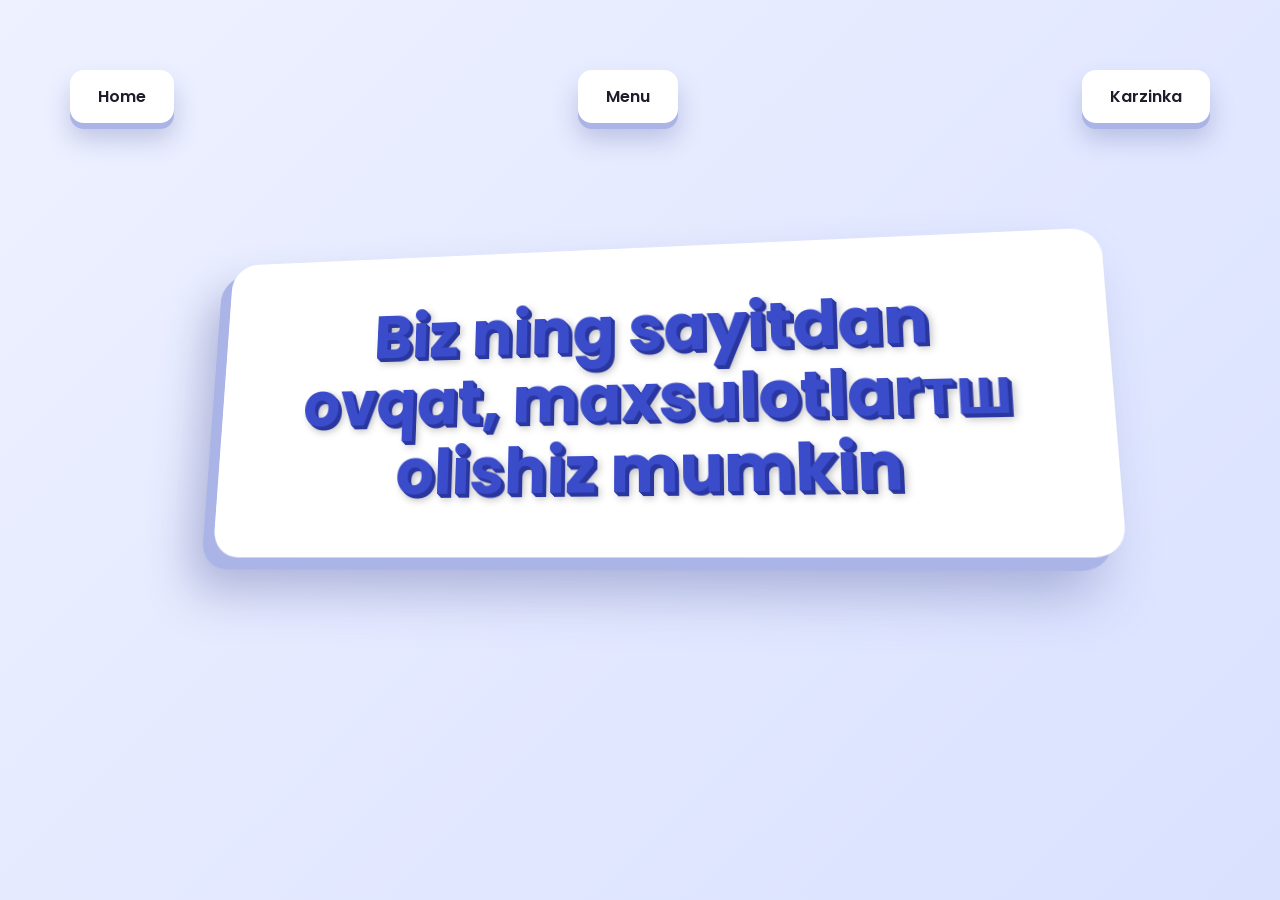
<file: index.html>
<!DOCTYPE html>
<html lang="en">
<head>
    <meta charset="UTF-8">
    <link href="https://fonts.googleapis.com/css2?family=Poppins:wght@400;600;700&display=swap" rel="stylesheet">
    <meta name="viewport" content="width=device-width, initial-scale=1.0">
    <title>Document</title>
    <link rel="stylesheet" href="./css/style.css">
</head>
<body>
    <div class="cantenir">
        <header class="header">
            <nav class="header-nav">
                <ul class="nav-list">
                    <li class="lust">
                        <a class="list-link" href="./index.html">Home</a>
                        <a class="list-link" href="./menu.html">Menu</a>
                        <a class="list-link" href="./karzinka.html">Karzinka</a>
                    </li>
                </ul>
            </nav>
        </header>
        <div class="kirish">
            <h1 class="kirish-title">Biz ning sayitdan ovqat, maxsulotlarтш olishiz mumkin</h1>
        </div>
    </div>
</body>
</html>
</file>
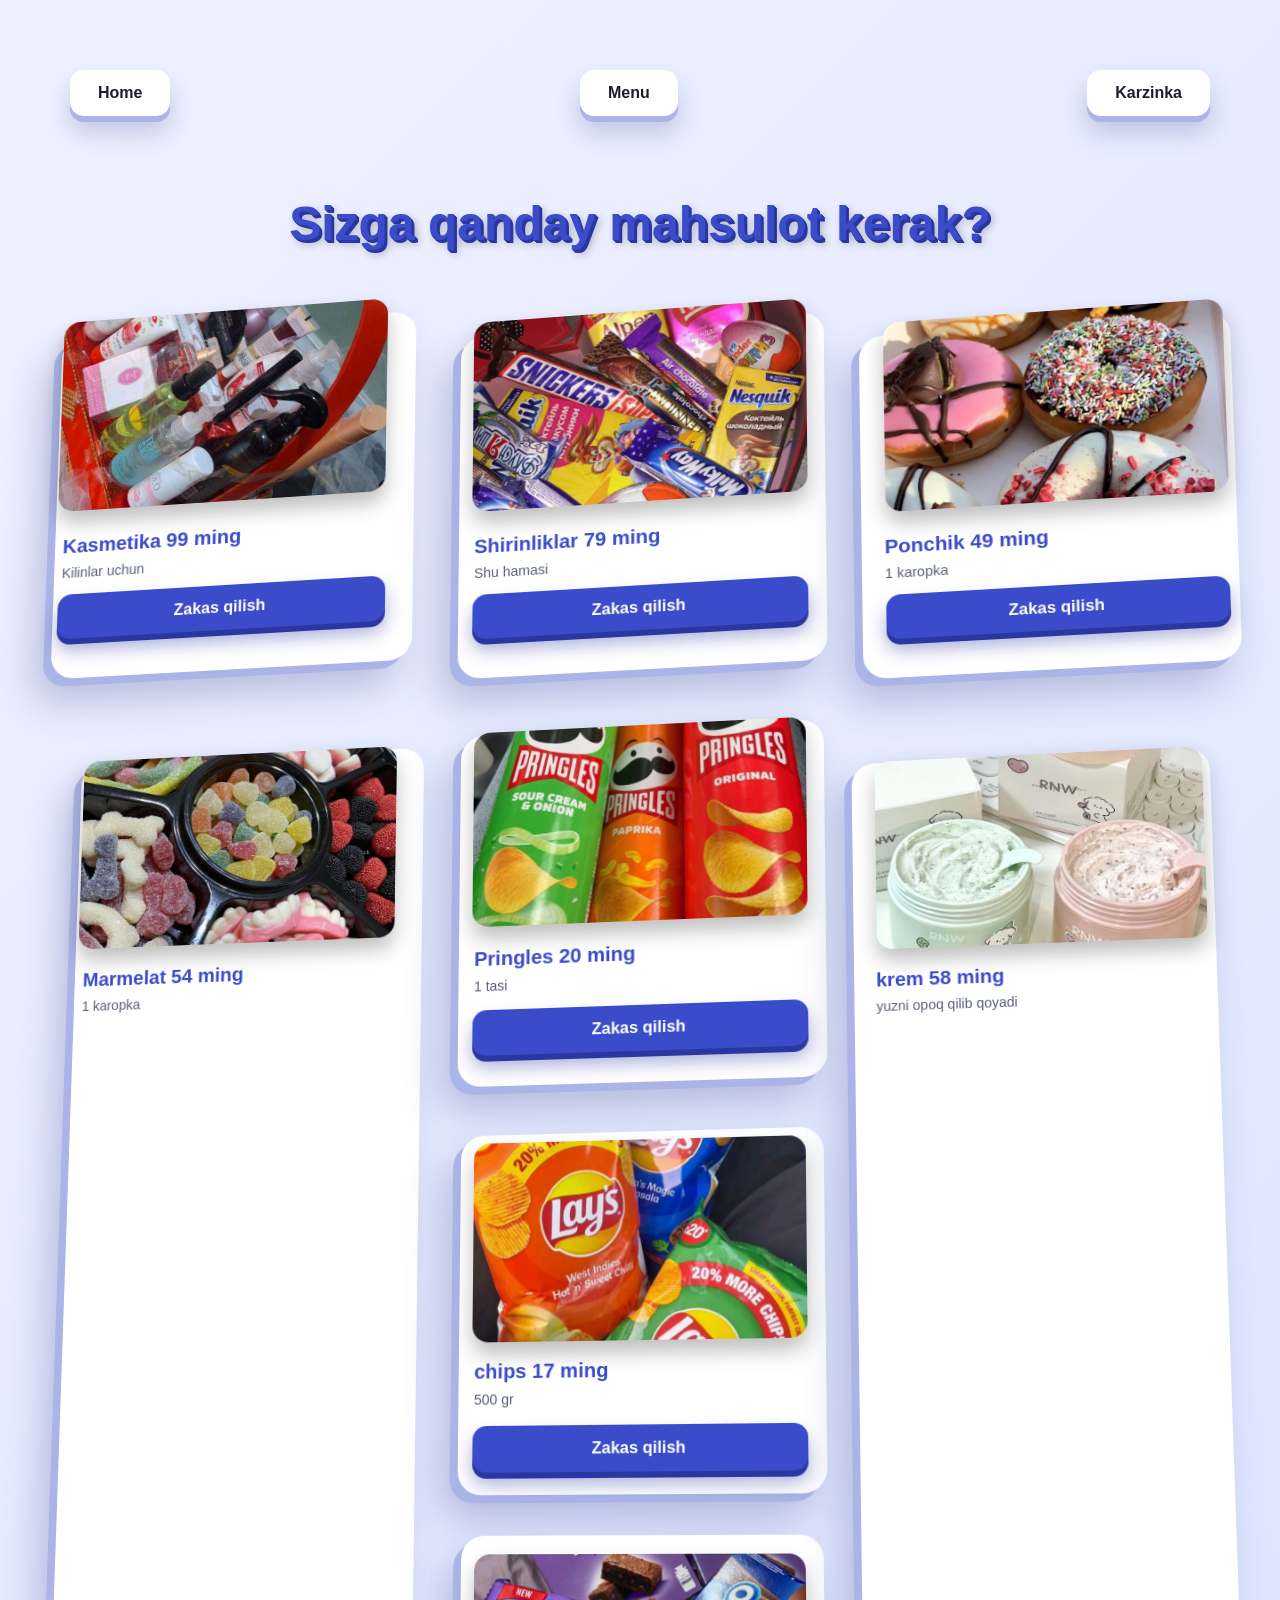
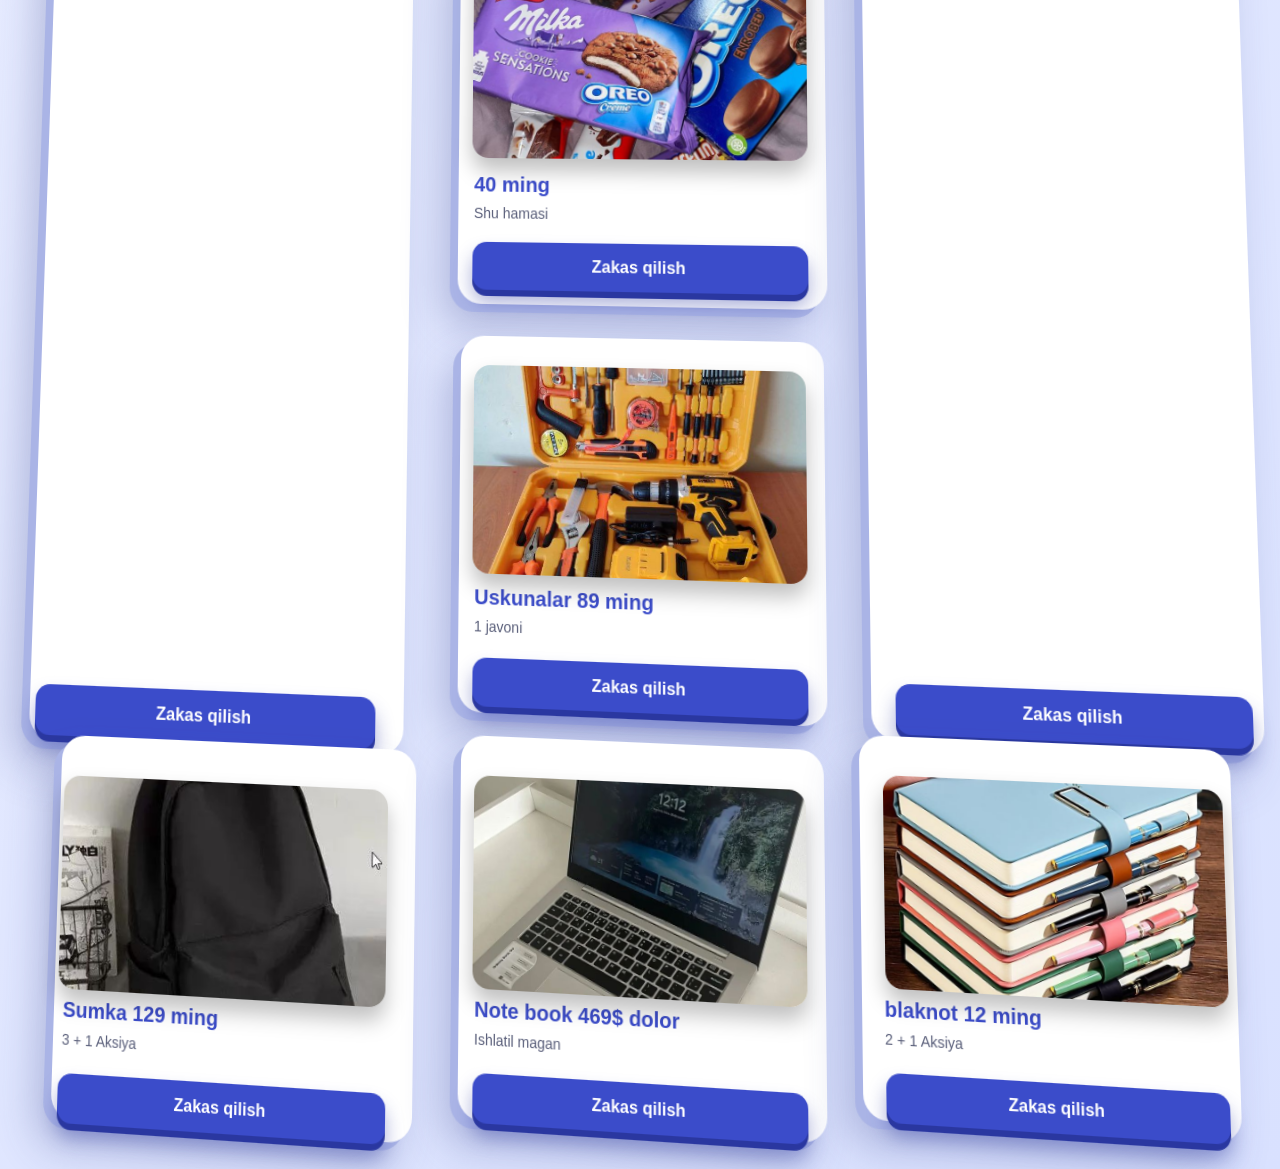
<file: karzinka.html>
<!DOCTYPE html>
<html lang="en">
<head>
    <meta charset="UTF-8">
    <meta name="viewport" content="width=device-width, initial-scale=1.0">
    <title>Document</title>
    <link rel="stylesheet" href="./css/menu.css">
</head>
<body>
     <div class="cantenir">
        <header class="header">
            <nav class="header-nav">
                <ul class="nav-list">
                    <li class="lust">
                       <a class="list-link" href="./index.html">Home</a>
                        <a class="list-link" href="./menu.html">Menu</a>
                        <a class="list-link" href="./karzinka.html">Karzinka</a>
                    </li>
                </ul>
            </nav>
        </header>

          <div class="markaz"> <h1 class="title">Sizga qanday mahsulot kerak?</h1></div>
          <div class="menu">
            <div class="menu-burger">
                <img class="burger-img" src="./images.css/kasmetika.jpg" alt="food">
                <div class="burger-food">
                    <h3 class="food-title">Kasmetika 99 ming</h3>
                    <p class="food-subtitle">Kilinlar uchun</p>
                </div>
                <button class="burger-btn">Zakas qilish</button>
            </div>

          
            <div class="menu-burger">
                <img class="burger-img" src="./images.css/𝒎𝒂𝒚𝒔𝒐𝒖𝒍𝒍𝒍.jpg" alt="food">
                <div class="burger-food">
                    <h3 class="food-title">Shirinliklar 79 ming</h3>
                    <p class="food-subtitle">Shu hamasi</p>
                </div>
                <button class="burger-btn">Zakas qilish</button>
            </div>

          
            <div class="menu-burger">
                <img class="burger-img" src="./images.css/ponchik.jpg" alt="food">
                <div class="burger-food">
                    <h3 class="food-title">Ponchik 49 ming</h3>
                    <p class="food-subtitle">1 karopka</p>
                </div>
                <button class="burger-btn">Zakas qilish</button>
            </div>

            <div class="menu-burger">
                <img class="burger-img" src="./images.css/marmelat.jpg" alt="food">
                <div class="burger-food">
                    <h3 class="food-title">Marmelat 54 ming</h3>
                    <p class="food-subtitle">1 karopka</p>
                </div>
                <button class="burger-btn">Zakas qilish</button>
            </div>

            <div class="menu">
            <div class="menu-burger">
                <img class="burger-img" src="./images.css/Чипсы.jpg" alt="food">
                <div class="burger-food">
                    <h3 class="food-title">Pringles 20 ming</h3>
                    <p class="food-subtitle">1 tasi</p>
                </div>
                <button class="burger-btn">Zakas qilish</button>
            </div>

       
            <div class="menu-burger">
                <img class="burger-img" src="./images.css/snack.jpg" alt="food">
                <div class="burger-food">
                    <h3 class="food-title">chips 17 ming</h3>
                    <p class="food-subtitle">500 gr</p>
                </div>
                <button class="burger-btn">Zakas qilish</button>
            </div>

          
            <div class="menu-burger">
                <img class="burger-img" src="./images.css/milka.jpg" alt="food">
                <div class="burger-food">
                    <h3 class="food-title"> 40 ming</h3>
                    <p class="food-subtitle">Shu hamasi</p>
                </div>
                <button class="burger-btn">Zakas qilish</button>
            </div>

    
            <div class="menu-burger">
                <img class="burger-img" src="./images.css/dr.jpg" alt="food">
                <div class="burger-food">
                    <h3 class="food-title">Uskunalar 89 ming</h3>
                    <p class="food-subtitle">1 javoni</p>
                </div>
                <button class="burger-btn">Zakas qilish</button>
            </div>
          </div>

      
            <div class="menu-burger">
                <img class="burger-img" src="./images.css/krem.jpg" alt="food">
                <div class="burger-food">
                    <h3 class="food-title">krem 58 ming</h3>
                    <p class="food-subtitle">yuzni opoq qilib qoyadi</p>
                </div>
                <button class="burger-btn">Zakas qilish</button>
            </div>

          
            <div class="menu-burger">
                <img class="burger-img" src="./images.css/sumka.jpg" alt="food">
                <div class="burger-food">
                    <h3 class="food-title">Sumka 129 ming</h3>
                    <p class="food-subtitle">3 + 1 Aksiya</p>
                </div>
                <button class="burger-btn">Zakas qilish</button>
            </div>

          
            <div class="menu-burger">
                <img class="burger-img" src="./images.css/note book.jpg" alt="food">
                <div class="burger-food">
                    <h3 class="food-title">Note book 469$ dolor</h3>
                    <p class="food-subtitle">Ishlatil magan</p>
                </div>
                <button class="burger-btn">Zakas qilish</button>
            </div>

          
            <div class="menu-burger">
                <img class="burger-img" src="./images.css/blaknot.jpg" alt="food">
                <div class="burger-food">
                    <h3 class="food-title">blaknot 12 ming</h3>
                    <p class="food-subtitle">2 + 1 Aksiya</p>
                </div>
                <button class="burger-btn">Zakas qilish</button>
            </div>
         </div>
        
</body>
</html>
</file>
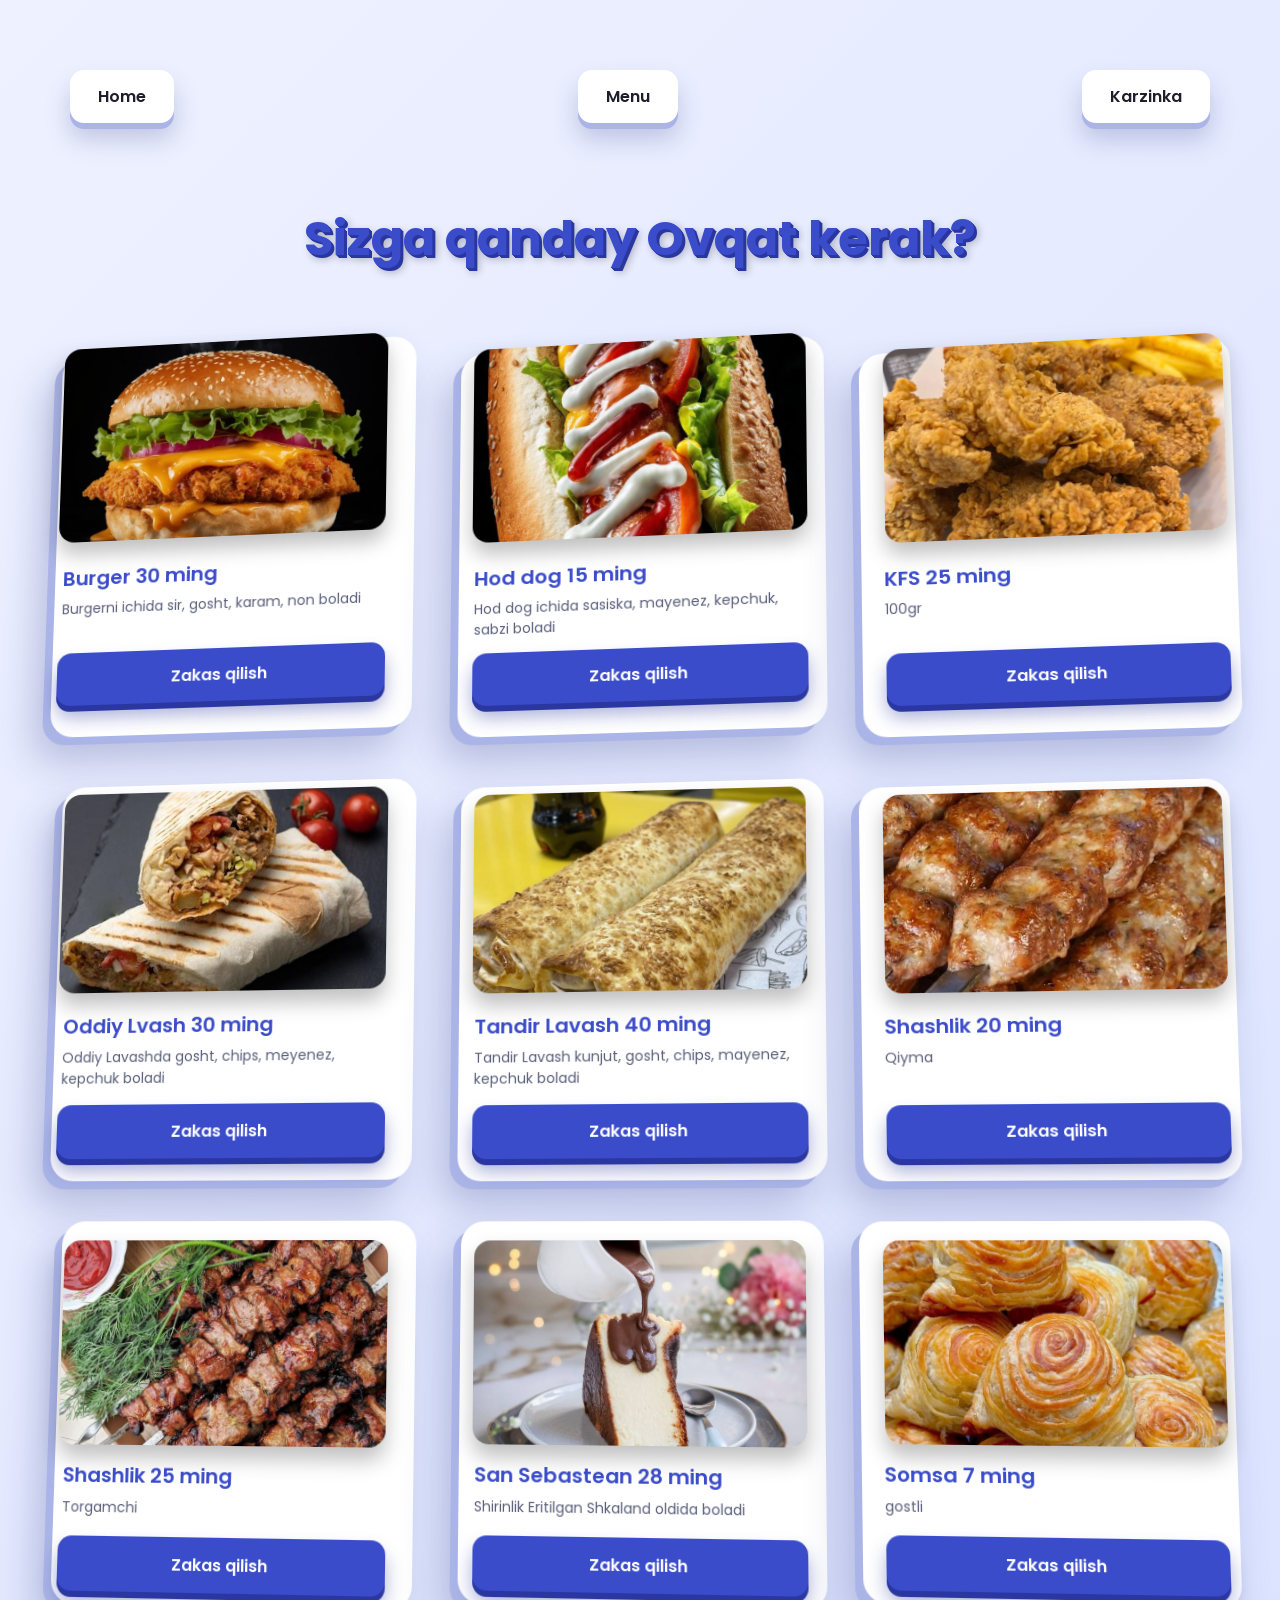
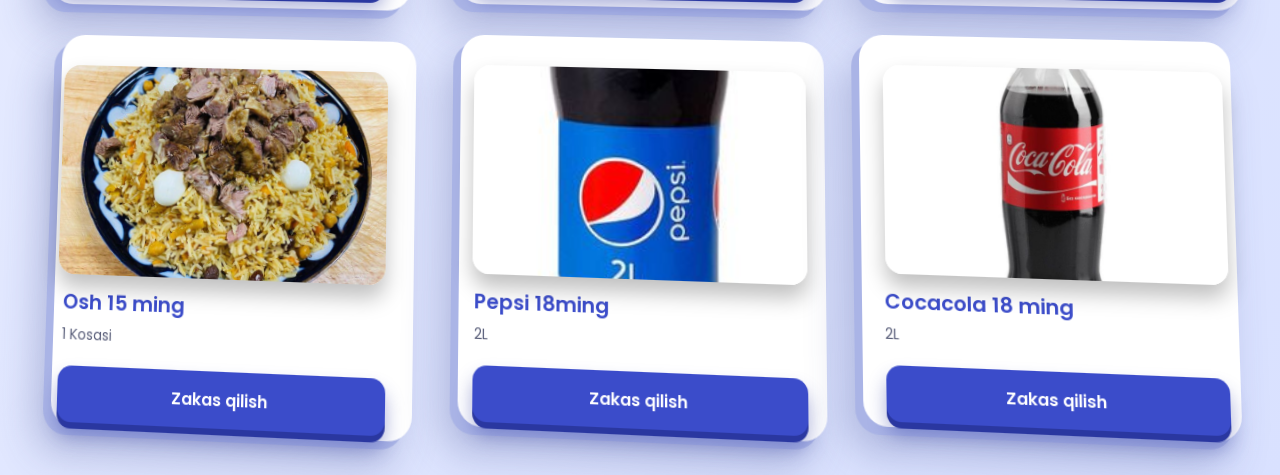
<file: menu.html>
<!DOCTYPE html>
<html lang="en">

<head>
    <meta charset="UTF-8">
    <link href="https://fonts.googleapis.com/css2?family=Poppins:wght@400;600;700&display=swap" rel="stylesheet">
    <meta name="viewport" content="width=device-width, initial-scale=1.0">
    <title>food</title>
    <link rel="stylesheet" href="./css/menu.css">
</head>

<body>
    <div class="cantenir">
        <header class="header">
            <nav class="header-nav">
                <ul class="nav-list">
                    <li class="lust">
                        <a class="list-link" href="./index.html">Home</a>
                        <a class="list-link" href="./menu.html">Menu</a>
                        <a class="list-link" href="./karzinka.html">Karzinka</a>
                    </li>
                </ul>
            </nav>
        </header>
       <div class="markaz"> <h1 class="title">Sizga qanday Ovqat kerak?</h1></div>
        <div class="menu">
            <div class="menu-burger">
                <img class="burger-img" src="images.css/burger.jpg" alt="food">
                <div class="burger-food">
                    <h3 class="food-title">Burger 30 ming</h3>
                    <p class="food-subtitle">Burgerni ichida sir, gosht, karam, non boladi</p>
                </div>
                <button class="burger-btn">Zakas qilish</button>
            </div>


            <div class="menu-burger">
                <img class="burger-img" src="./images.css/hod dog.jpg" alt="food">
                <div class="burger-food">
                    <h3 class="food-title">Hod dog 15 ming</h3>
                    <p class="food-subtitle">Hod dog ichida sasiska, mayenez, kepchuk, sabzi boladi</p>
                </div>
                <button class="burger-btn">Zakas qilish</button>
            </div>


            <div class="menu-burger">
                <img class="burger-img" src="./images.css/kfs.jpg" alt="food">
                <div class="burger-food">
                    <h3 class="food-title">KFS 25 ming</h3>
                    <p class="food-subtitle">100gr</p>
                </div>
                <button class="burger-btn">Zakas qilish</button>
            </div>


            <div class="menu-burger">
                <img class="burger-img" src="images.css/lavash.jpg" alt="food">
                <div class="burger-food">
                    <h3 class="food-title">Oddiy Lvash 30 ming</h3>
                    <p class="food-subtitle">Oddiy Lavashda gosht, chips, meyenez, kepchuk boladi</p>
                </div>
                <button class="burger-btn">Zakas qilish</button>
            </div>


            <div class="menu-burger">
                <img class="burger-img" src="images.css/tndlavash.jpg" alt="food">
                <div class="burger-food">
                    <h3 class="food-title">Tandir Lavash 40 ming</h3>
                    <p class="food-subtitle">Tandir Lavash kunjut, gosht, chips, mayenez, kepchuk boladi</p>
                </div>
                <button class="burger-btn">Zakas qilish</button>
            </div>


            <div class="menu-burger">
                <img class="burger-img" src="images.css/qiyma.jpg" alt="food">
                <div class="burger-food">
                    <h3 class="food-title">Shashlik 20 ming</h3>
                    <p class="food-subtitle">Qiyma</p>
                </div>
                <button class="burger-btn">Zakas qilish</button>
            </div>

            <div class="menu-burger">
                <img class="burger-img" src="images.css/torgamchi.jpg" alt="food">
                <div class="burger-food">
                    <h3 class="food-title">Shashlik 25 ming</h3>
                    <p class="food-subtitle">Torgamchi</p>
                </div>
                <button class="burger-btn">Zakas qilish</button>
            </div>


            <div class="menu-burger">
                <img class="burger-img" src="images.css/san sebe.jpg" alt="food">
                <div class="burger-food">
                    <h3 class="food-title">San Sebastean 28 ming</h3>
                    <p class="food-subtitle">Shirinlik Eritilgan Shkaland oldida boladi</p>
                </div>
                <button class="burger-btn">Zakas qilish</button>
            </div>


            <div class="menu-burger">
                <img class="burger-img" src="images.css/Самса.jpg" alt="food">
                <div class="burger-food">
                    <h3 class="food-title">Somsa 7 ming</h3>
                    <p class="food-subtitle">gostli</p>
                </div>
                <button class="burger-btn">Zakas qilish</button>
            </div>


            <div class="menu-burger">
                <img class="burger-img" src="images.css/osh.jpg" alt="food">
                <div class="burger-food">
                    <h3 class="food-title">Osh 15 ming</h3>
                    <p class="food-subtitle">1 Kosasi</p>
                </div>
                <button class="burger-btn">Zakas qilish</button>
            </div>

            
            <div class="menu-burger">
                <img class="burger-img" src="images.css/pepsi.jpg" alt="food">
                <div class="burger-food">
                    <h3 class="food-title">Pepsi 18ming</h3>
                    <p class="food-subtitle">2L</p>
                </div>
                <button class="burger-btn">Zakas qilish</button>
            </div>


            <div class="menu-burger">
                <img class="burger-img" src="images.css/cola.jpg" alt="food">
                <div class="burger-food">
                    <h3 class="food-title">Cocacola 18 ming</h3>
                    <p class="food-subtitle">2L</p>
                </div>
                <button class="burger-btn">Zakas qilish</button>
            </div>

        </div>
    </div>
</body>

</html>
</file>
<file: css/style.css>
* {
    margin: 0;
    padding: 0;
    box-sizing: border-box;
    text-decoration: none;
    list-style: none;
}

body {
    min-height: 100vh;
    font-family: 'Poppins', sans-serif;
    background: linear-gradient(135deg, #eef1ff, #d9e1ff);
    color: #1d1d2b;
}

.cantenir {
    width: 100%;
    padding: 50px;
    perspective: 1200px; /* 3D chuqurlik shu yerdan boshlanadi */
}

/* Navigatsiya */
.lust {
    display: flex;
    align-items: center;
    justify-content: space-between; /* gap: 600px o'rniga */
    padding: 20px;
}

/* 3D tugmalar */
.list-link {
    display: inline-block;
    color: #1d1d2b;
    background: #fff;
    padding: 14px 28px;
    border-radius: 14px;
    font-weight: 600;
    box-shadow:
        0 6px 0 #aab4e6,
        0 16px 24px rgba(60, 70, 140, 0.25);
    transition: transform 0.15s, box-shadow 0.15s;
}

.list-link:hover {
    transform: translateY(-3px);
    box-shadow:
        0 9px 0 #aab4e6,
        0 22px 32px rgba(60, 70, 140, 0.3);
}

.list-link:active {
    transform: translateY(6px);
    box-shadow:
        0 0 0 #aab4e6,
        0 4px 8px rgba(60, 70, 140, 0.3);
}

/* Sarlavha bloki */
.kirish {
    margin-top: 100px;
    display: flex;
    align-items: center;
    justify-content: center;
    transform-style: preserve-3d;
}

.kirish-title {
    max-width: 900px;
    text-align: center;
    font-weight: 700;
    font-size: 64px;
    line-height: 70.4px;
    padding: 50px 60px;
    background: #fff;
    border-radius: 28px;
    color: #3b4cca;
    transform: rotateX(12deg) rotateY(-10deg);
    transition: transform 0.4s ease;
    box-shadow:
        -12px 12px 0 #aab4e6,
        -24px 32px 50px rgba(60, 70, 140, 0.35);
    /* qatlamli soya = 3D matn */
    text-shadow:
        1px 1px 0 #2a37a0,
        2px 2px 0 #2a37a0,
        3px 3px 0 #2a37a0,
        4px 4px 0 #2a37a0,
        5px 5px 8px rgba(0, 0, 0, 0.3);
}

.kirish-title:hover {
    transform: rotateX(0) rotateY(0);
}
</file>
<file: css/menu.css>
* {
    margin: 0;
    padding: 0;
    box-sizing: border-box;
    text-decoration: none;
    list-style: none;
}

body {
    min-height: 100vh;
    font-family: 'Poppins', sans-serif;
    background: linear-gradient(135deg, #eef1ff, #d9e1ff);
    color: #1d1d2b;
}

.cantenir {
    width: 100%;
    padding: 50px;
}

/* Navigatsiya */
.lust {
    display: flex;
    align-items: center;
    justify-content: space-between;
    padding: 20px;
}

.list-link {
    display: inline-block;
    color: #1d1d2b;
    background: #fff;
    padding: 14px 28px;
    border-radius: 14px;
    font-weight: 600;
    box-shadow: 0 6px 0 #aab4e6, 0 16px 24px rgba(60, 70, 140, 0.25);
    transition: transform 0.15s, box-shadow 0.15s;
}

.list-link:hover {
    transform: translateY(-3px);
    box-shadow: 0 9px 0 #aab4e6, 0 22px 32px rgba(60, 70, 140, 0.3);
}

.list-link:active {
    transform: translateY(6px);
    box-shadow: 0 0 0 #aab4e6, 0 4px 8px rgba(60, 70, 140, 0.3);
}

/* Sarlavha */
.markaz {
    display: flex;
    justify-content: center;
    margin: 60px 0;
}

.title {
    font-size: 48px;
    font-weight: 700;
    color: #3b4cca;
    text-align: center;
    text-shadow:
        1px 1px 0 #2a37a0,
        2px 2px 0 #2a37a0,
        3px 3px 0 #2a37a0,
        4px 4px 8px rgba(0, 0, 0, 0.3);
}

/* Kartalar to'ri */
.menu {
    display: grid;
    grid-template-columns: repeat(auto-fill, minmax(280px, 1fr));
    gap: 40px;
    perspective: 1200px; /* 3D chuqurlik */
}

/* 3D karta */
.menu-burger {
    display: flex;
    flex-direction: column;
    gap: 16px;
    padding: 20px;
    background: #fff;
    border-radius: 24px;
    transform-style: preserve-3d;
    transform: rotateX(4deg) rotateY(-4deg);
    transition: transform 0.35s ease, box-shadow 0.35s ease;
    box-shadow:
        -8px 8px 0 #aab4e6,
        -16px 24px 40px rgba(60, 70, 140, 0.3);
}

.menu-burger:hover {
    transform: rotateX(0) rotateY(0) translateY(-10px) translateZ(20px);
    box-shadow:
        -4px 4px 0 #aab4e6,
        0 30px 50px rgba(60, 70, 140, 0.4);
}

.burger-img {
    width: 100%;
    height: 200px;
    object-fit: cover;
    border-radius: 16px;
    transform: translateZ(30px); /* rasm kartadan oldinga chiqadi */
    box-shadow: 0 12px 20px rgba(0, 0, 0, 0.25);
}

.burger-food {
    transform: translateZ(20px);
    flex: 1;
}

.food-title {
    font-size: 20px;
    font-weight: 600;
    color: #3b4cca;
    margin-bottom: 6px;
}

.food-subtitle {
    font-size: 14px;
    color: #5a5f7a;
    line-height: 1.5;
}

/* 3D tugma */
.burger-btn {
    font-family: inherit;
    font-size: 16px;
    font-weight: 600;
    color: #fff;
    background: #3b4cca;
    border: none;
    border-radius: 14px;
    padding: 14px;
    cursor: pointer;
    transform: translateZ(25px);
    box-shadow: 0 6px 0 #2a37a0, 0 12px 18px rgba(42, 55, 160, 0.4);
    transition: transform 0.15s, box-shadow 0.15s;
}

.burger-btn:hover {
    transform: translateZ(25px) translateY(-2px);
    box-shadow: 0 8px 0 #2a37a0, 0 16px 22px rgba(42, 55, 160, 0.45);
}

.burger-btn:active {
    transform: translateZ(25px) translateY(6px);
    box-shadow: 0 0 0 #2a37a0, 0 4px 8px rgba(42, 55, 160, 0.4);
}

@media (max-width: 768px) {
    .cantenir { padding: 20px; }
    .title { font-size: 30px; }
}
</file>
